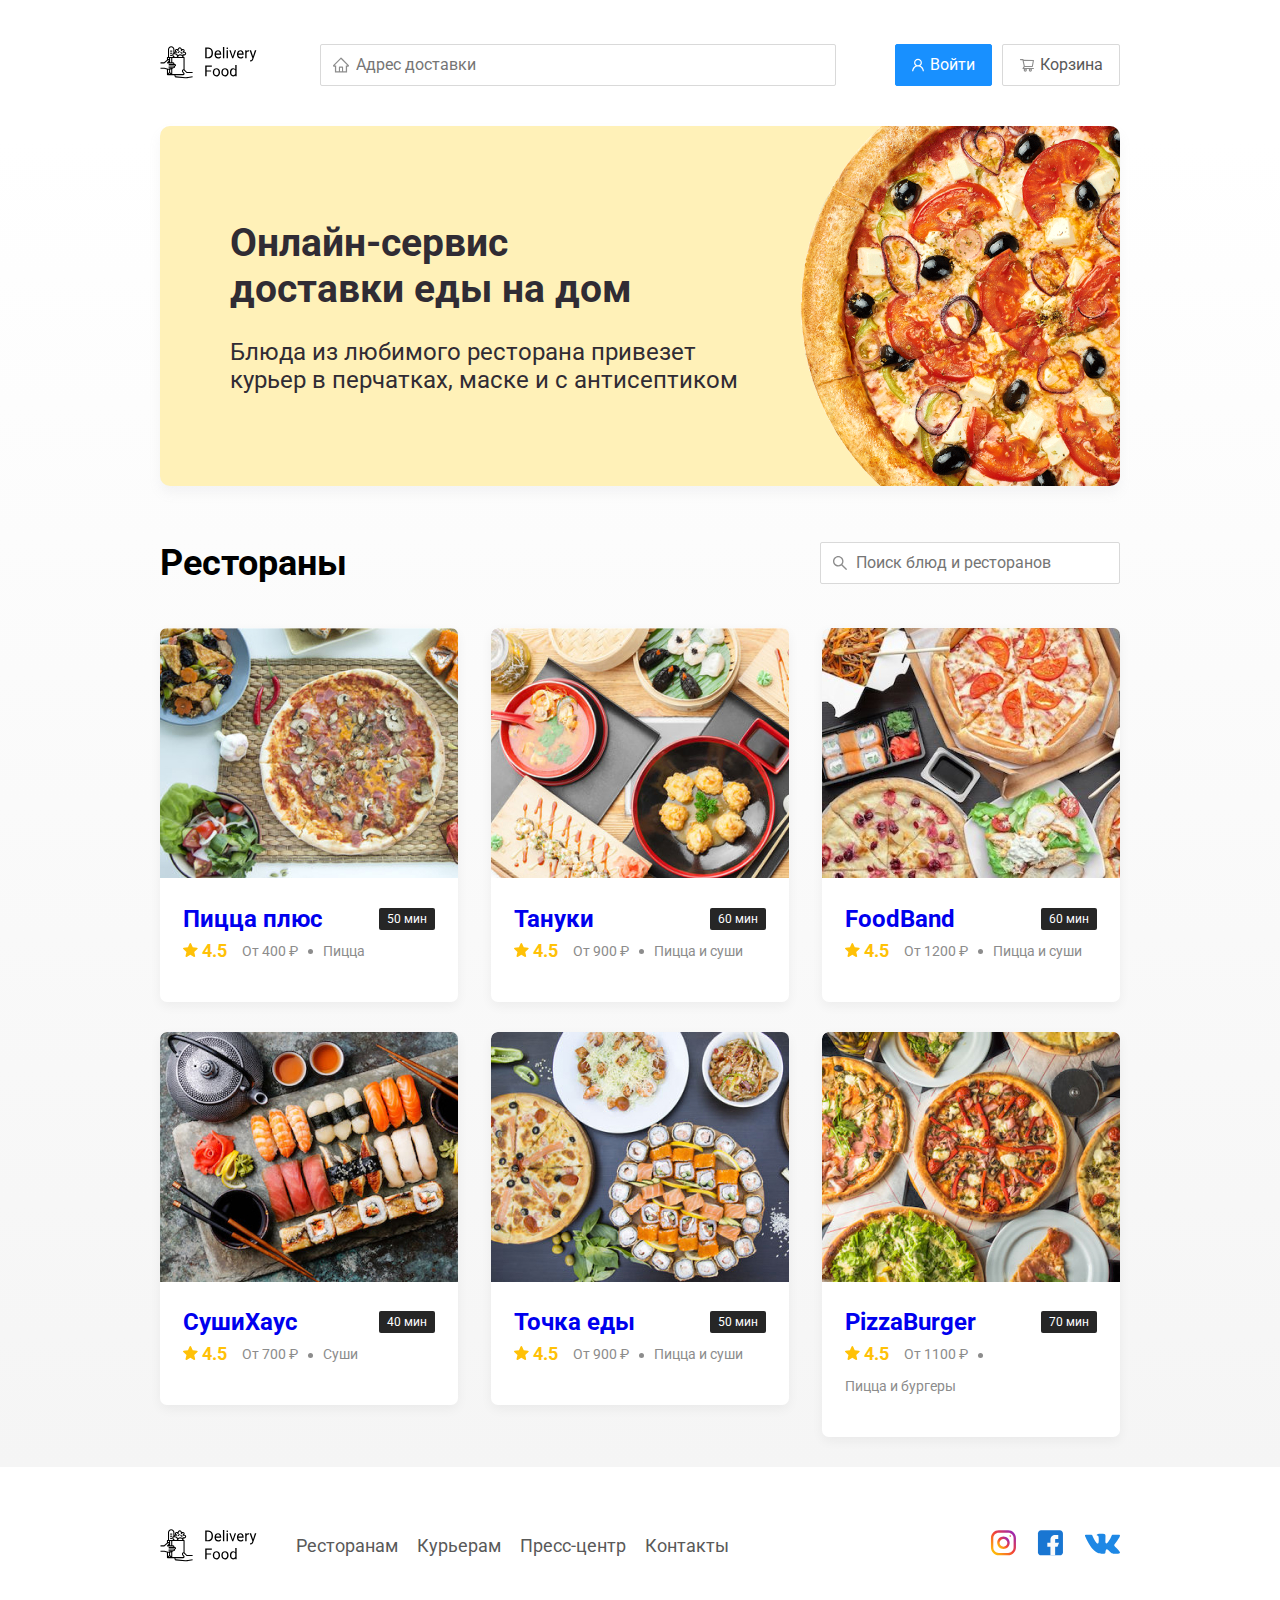
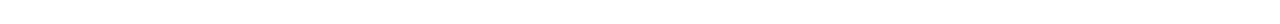
<file: index.html>
<!DOCTYPE html>
<html>
<head>
	<meta name="viewport" content="width=device-width">
	<title>Delivery Food - доставка еды на дом</title>
	<link href="https://fonts.googleapis.com/css2?family=Roboto:wght@400;700&display=swap" rel="stylesheet">
	<link rel="stylesheet" type="text/css" href="css/normalize.css">
	<link rel="stylesheet" type="text/css" href="css/style.css">
</head>
<body>
	<div class="container">
		<header class="header">
			<a href="index.html" lass="logo">
				<img src="img/logo.svg" alt="Logo"></img>
			</a>
	 		<input class="input input-address" placeholder="Адрес доставки"></input>
	 		<div class="buttons">
	 			<button class="button button-primary">
		 			<img src="img/user.svg" alt="user" class="button-icon">
		 			<span class="button-text">Войти</span>
	 			</button>
	 			<button class="button">
	 				<img src="img/shopping-cart.svg" alt="shopping-cart" class="button-icon">
		 			<span class="button-text">Корзина</span>
	 			</button>
	 		</div>				
 		</header>	
	</div>

	<main class="main">
		<div class="container">
			<section class="promo">
	 			<h1 class="promo-title">Онлайн-сервис <br> доставки еды на дом</h1>
	 			<p class="promo-text">Блюда из любимого ресторана привезет курьер в перчатках, маске и с антисептиком</p>
	 		</section>
	 		<section class="restaurants">
	 			<div class="section-heading">
	 				<h2 class="section-title">Рестораны</h2>
	 				<input class="input input-search" placeholder="Поиск блюд и ресторанов"></input>
	 			</div>
	 			<div class="cards">
	 				<a href="restaurant.html" class="card">
	 					<img src="img/image1.jpg" alt="image" class="card-image">
	 					<div class="card-text">
		 					<div class="card-heading">
		 						<h3 class="card-title">Пицца плюс</h3>
		 						<span class="card-tag tag">50 мин</span>
		 					</div>
		 					<div class="card-info">
		 						<div class="rating">
		 							<img src="img/rating.svg" alt="rating" class="rating-star">
		 							4.5</div>
		 						<div class="price">От 400 ₽</div>
		 						<div class="category">Пицца</div>
		 					</div>	
	 					</div>
	 				</a>
	 				<a href="restaurant.html" class="card">
	 					<img src="img/image2.jpg" alt="image" class="card-image">
	 					<div class="card-text">
		 					<div class="card-heading">
		 						<h3 class="card-title">Тануки</h3>
		 						<span class="card-tag tag">60 мин</span>
		 					</div>
		 					<div class="card-info">
		 						<div class="rating">
		 							<img src="img/rating.svg" alt="rating" class="rating-star">
		 							4.5</div>
		 						<div class="price">От 900 ₽</div>
		 						<div class="category">Пицца и суши</div>
		 					</div>	
	 					</div>
	 				</a>
	 				<a href="restaurant.html" class="card">
	 					<img src="img/image3.jpg" alt="image" class="card-image">
	 					<div class="card-text">
		 					<div class="card-heading">
		 						<h3 class="card-title">FoodBand</h3>
		 						<span class="card-tag tag">60 мин</span>
		 					</div>
		 					<div class="card-info">
		 						<div class="rating">
		 							<img src="img/rating.svg" alt="rating" class="rating-star">
		 							4.5</div>
		 						<div class="price">От 1200 ₽</div>
		 						<div class="category">Пицца и суши</div>
		 					</div>	
	 					</div>
	 				</a>
	 				<a href="restaurant.html" class="card">
	 					<img src="img/image4.jpg" alt="image" class="card-image">
	 					<div class="card-text">
		 					<div class="card-heading">
		 						<h3 class="card-title">СушиХаус</h3>
		 						<span class="card-tag tag">40 мин</span>
		 					</div>
		 					<div class="card-info">
		 						<div class="rating">
		 							<img src="img/rating.svg" alt="rating" class="rating-star">
		 							4.5</div>
		 						<div class="price">От 700 ₽</div>
		 						<div class="category">Суши</div>
		 					</div>	
	 					</div>
	 				</a>
	 				<a href="restaurant.html" class="card">
	 					<img src="img/image5.jpg" alt="image" class="card-image">
	 					<div class="card-text">
		 					<div class="card-heading">
		 						<h3 class="card-title">Точка еды</h3>
		 						<span class="card-tag tag">50 мин</span>
		 					</div>
		 					<div class="card-info">
		 						<div class="rating">
		 							<img src="img/rating.svg" alt="rating" class="rating-star">
		 							4.5</div>
		 						<div class="price">От 900 ₽</div>
		 						<div class="category">Пицца и суши</div>
		 					</div>	
	 					</div>
	 				</a>
	 				<a href="restaurant.html" class="card">
	 					<img src="img/image6.jpg" alt="image" class="card-image">
	 					<div class="card-text">
		 					<div class="card-heading">
		 						<h3 class="card-title">PizzaBurger</h3>
		 						<span class="card-tag tag">70 мин</span>
		 					</div>
		 					<div class="card-info">
		 						<div class="rating">
		 							<img src="img/rating.svg" alt="rating" class="rating-star">
		 							4.5</div>
		 						<div class="price">От 1100 ₽</div>
		 						<div class="category">Пицца и бургеры</div>
		 					</div>	
	 					</div>
	 				</a>	
	 			</div>
	 		</section>
		</div>
	</main>
	<footer class="footer">
		<div class="container">
			<div class="footer-block">
				<img src ="img/logo.svg" alt="logo" class="logo footer-logo"></img>
				<nav class="footer-nav">
					<a href="#" class="footer-link">Ресторанам</a>
					<a href="#" class="footer-link">Курьерам</a>
					<a href="#" class="footer-link">Пресс-центр</a>
					<a href="#" class="footer-link">Контакты</a>
				</nav>
				<div class="social-links">
					<a href="#" class="social-link">
						<img src="img/inst.svg" alt="instagram">
					</a>
					<a href="#" class="social-link">
						<img src="img/fb.svg" alt="facebook">
					</a>
					<a href="#" class="social-link">
						<img src="img/vk.svg" alt="vk">
					</a>
				</div>
			</div>
		</div>
	</footer>
</body>
</html>
</file>
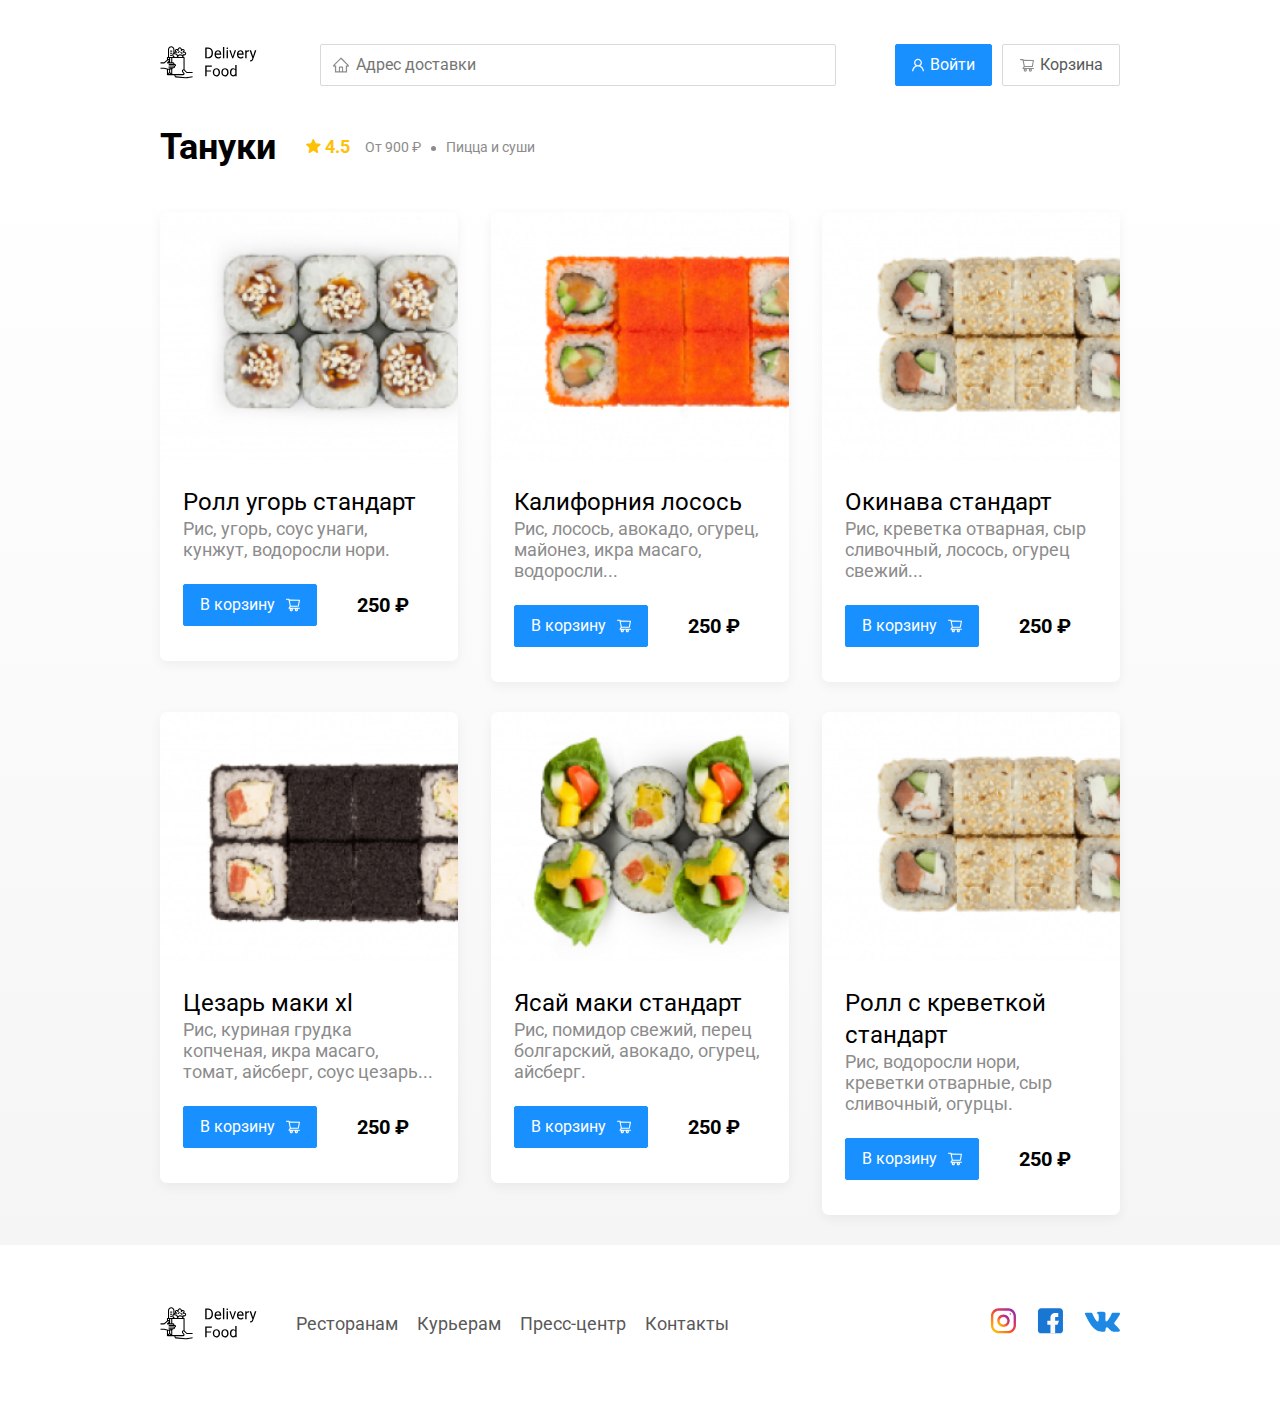
<file: restaurant.html>
<!DOCTYPE html>
<html>
<head>
	<meta name="viewport" content="width=device-width">
	<title>Тануки - доставка еды на дом</title>
	<link href="https://fonts.googleapis.com/css2?family=Roboto:wght@400;700&display=swap" rel="stylesheet">
	<link rel="stylesheet" type="text/css" href="css/normalize.css">
	<link rel="stylesheet" type="text/css" href="css/animate.css">
	<link rel="stylesheet" type="text/css" href="css/style.css">
</head>
<body>
	<div class="container">
		<header class="header">
	 		<a href="index.html" lass="logo">
				<img src="img/logo.svg" alt="Logo"></img>
			</a>
	 		<input class="input input-address" placeholder="Адрес доставки"></input>
	 		<div class="buttons">
	 			<button class="button button-primary">
		 			<img src="img/user.svg" alt="user" class="button-icon">
		 			<span class="button-text">Войти</span>
	 			</button>
	 			<button class="button" id="cart-button">
	 				<img src="img/shopping-cart.svg" alt="shopping-cart" class="button-icon">
		 			<span class="button-text">Корзина</span>
	 			</button>
	 		</div>				
 		</header>	
	</div>

	<main class="main">
		<div class="container">
	 		<section class="restaurants">
	 			<div class="section-heading">
	 				<h2 class="section-title">Тануки</h2>
	 				<div class="card-info">
		 				<div class="rating">
		 					<img src="img/rating.svg" alt="rating" class="rating-star">
		 					4.5</div>
		 				<div class="price">От 900 ₽</div>
		 				<div class="category">Пицца и суши</div>
		 			</div>
	 			</div>
	 			<div class="cards">
	 				<div class="card wow fadeInUp" data-wow-delay="0.2s">
	 					<img src="img/roll1.jpg" alt="image" class="card-image">
	 					<div class="card-text">
		 					<div class="card-heading">
		 						<h3 class="card-title card-title-reg">Ролл угорь стандарт</h3>
		 					</div>
		 					<div class="card-info">
		 						<div class="ingredients">Рис, угорь, соус унаги, кунжут, водоросли нори.</div>
		 					</div>
		 					<div class="card-buttons">
		 						<button class="button button-primary">
		 							<span class="button-card-text">В корзину</span>
		 							<img src="img/shopping-cart-white.svg" alt="shopping-cart" class="button-card-image">
		 						</button>
		 						<strong class="card-price-bold">250 ₽</strong>
		 					</div>	
	 					</div>
	 				</div>
	 				<div class="card wow fadeInUp" data-wow-delay="0.4s">
	 					<img src="img/roll2.jpg" alt="image" class="card-image">
	 					<div class="card-text">
		 					<div class="card-heading">
		 						<h3 class="card-title card-title-reg">Калифорния лосось</h3>
		 					</div>
		 					<div class="card-info">
		 						<div class="ingredients">Рис, лосось, авокадо, огурец, майонез, икра масаго, водоросли...</div>
		 					</div>
		 					<div class="card-buttons">
		 						<button class="button button-primary">
		 							<span class="button-card-text">В корзину</span>
		 							<img src="img/shopping-cart-white.svg" alt="shopping-cart" class="button-card-image">
		 						</button>
		 						<strong class="card-price-bold">250 ₽</strong>
		 					</div>	
	 					</div>
	 				</div>
	 				<div class="card wow fadeInUp" data-wow-delay="0.6s">
	 					<img src="img/roll3.jpg" alt="image" class="card-image">
	 					<div class="card-text">
		 					<div class="card-heading">
		 						<h3 class="card-title card-title-reg">Окинава стандарт</h3>
		 					</div>
		 					<div class="card-info">
		 						<div class="ingredients"> Рис, креветка отварная, сыр сливочный, лосось, огурец свежий...</div>
		 					</div>
		 					<div class="card-buttons">
		 						<button class="button button-primary">
		 							<span class="button-card-text">В корзину</span>
		 							<img src="img/shopping-cart-white.svg" alt="shopping-cart" class="button-card-image">
		 						</button>
		 						<strong class="card-price-bold">250 ₽</strong>
		 					</div>	
	 					</div>
	 				</div>
	 				<div class="card wow fadeInUp" data-wow-delay="0.2s">
	 					<img src="img/roll4.jpg" alt="image" class="card-image">
	 					<div class="card-text">
		 					<div class="card-heading">
		 						<h3 class="card-title card-title-reg">Цезарь маки хl</h3>
		 					</div>
		 					<div class="card-info">
		 						<div class="ingredients">Рис, куриная грудка копченая, икра масаго, томат, айсберг, соус цезарь...</div>
		 					</div>
		 					<div class="card-buttons">
		 						<button class="button button-primary">
		 							<span class="button-card-text">В корзину</span>
		 							<img src="img/shopping-cart-white.svg" alt="shopping-cart" class="button-card-image">
		 						</button>
		 						<strong class="card-price-bold">250 ₽</strong>
		 					</div>	
	 					</div>
	 				</div>
	 				<div class="card wow fadeInUp" data-wow-delay="0.4s">
	 					<img src="img/roll5.jpg" alt="image" class="card-image">
	 					<div class="card-text">
		 					<div class="card-heading">
		 						<h3 class="card-title card-title-reg">Ясай маки стандарт</h3>
		 					</div>
		 					<div class="card-info">
		 						<div class="ingredients">Рис, помидор свежий, перец болгарский, авокадо, огурец, айсберг.</div>
		 					</div>
		 					<div class="card-buttons">
		 						<button class="button button-primary">
		 							<span class="button-card-text">В корзину</span>
		 							<img src="img/shopping-cart-white.svg" alt="shopping-cart" class="button-card-image">
		 						</button>
		 						<strong class="card-price-bold">250 ₽</strong>
		 					</div>	
	 					</div>
	 				</div>
	 				<div class="card wow fadeInUp" data-wow-delay="0.6s">
	 					<img src="img/roll6.jpg" alt="image" class="card-image">
	 					<div class="card-text">
		 					<div class="card-heading">
		 						<h3 class="card-title card-title-reg">Ролл с креветкой стандарт</h3>
		 					</div>
		 					<div class="card-info">
		 						<div class="ingredients">Рис, водоросли нори, креветки отварные, сыр сливочный, огурцы.</div>
		 					</div>
		 					<div class="card-buttons">
		 						<button class="button button-primary">
		 							<span class="button-card-text">В корзину</span>
		 							<img src="img/shopping-cart-white.svg" alt="shopping-cart" class="button-card-image">
		 						</button>
		 						<strong class="card-price-bold">250 ₽</strong>
		 					</div>	
	 					</div>
	 				</div>	
	 			</div>
	 		</section>
		</div>
	</main>
	<footer class="footer">
		<div class="container">
			<div class="footer-block">
				<img src ="img/logo.svg" alt="logo" class="logo footer-logo"></img>
				<nav class="footer-nav">
					<a href="#" class="footer-link">Ресторанам</a>
					<a href="#" class="footer-link">Курьерам</a>
					<a href="#" class="footer-link">Пресс-центр</a>
					<a href="#" class="footer-link">Контакты</a>
				</nav>
				<div class="social-links">
					<a href="#" class="social-link">
						<img src="img/inst.svg" alt="instagram">
					</a>
					<a href="#" class="social-link">
						<img src="img/fb.svg" alt="facebook">
					</a>
					<a href="#" class="social-link">
						<img src="img/vk.svg" alt="">
					</a>
				</div>
			</div>
		</div>
	</footer>
	<div class="modal">
		<div class="modal-dialog">
			<div class="modal-header">
				<h3 class="modal-title">Корзина</h3>
				<button class="close">&times;</button>
			</div>
			<div class="modal-body">
				<div class="food-row">
					<span class="food-name">Ролл угорь стандарт</span>
					<strong class="food-price">250 ₽</strong>
					<div class="food-counter">
						<button class="counter-button">-</button>
						<span class="counter">1</span>
						<button class="counter-button">+</button>
					</div>
				</div>
				<div class="food-row">
					<span class="food-name">Ролл угорь стандарт</span>
					<strong class="food-price">250 ₽</strong>
					<div class="food-counter">
						<button class="counter-button">-</button>
						<span class="counter">1</span>
						<button class="counter-button">+</button>
					</div>
				</div>
				<div class="food-row">
					<span class="food-name">Ролл угорь стандарт</span>
					<strong class="food-price">250 ₽</strong>
					<div class="food-counter">
						<button class="counter-button">-</button>
						<span class="counter">1</span>
						<button class="counter-button">+</button>
					</div>
				</div>
				<div class="food-row">
					<span class="food-name">Ролл угорь стандарт</span>
					<strong class="food-price">250 ₽</strong>
					<div class="food-counter">
						<button class="counter-button">-</button>
						<span class="counter">1</span>
						<button class="counter-button">+</button>
					</div>
				</div>
			</div>
			<div class="modal-footer">
				<span class="modal-pricetag">1250 ₽</span>
				<div class="footer-buttons">
					<button class="button button-primary">Оформить заказ</button>
					<button class="button">Отмена</button>
				</div>
			</div>
		</div>
	</div>
	<script type="text/javascript" src="js/wow.min.js"></script>
	<script type="text/javascript" src="js/main.js"></script>
</body>
</html>
</file>
<file: css/style.css>
* {
	box-sizing: border-box;
}

body {
	font-family: 'Roboto', sans-serif;
	padding-top: 44px;
}

.container {
	max-width: 1200px;
	margin: auto;
}

.header {
	display: flex;
	align-items: center;
	justify-content: space-between;
	margin-bottom: 40px;
}			

.input{
	background: #FFFFFF;
	border: 1px solid #D9D9D9;
	border-radius: 2px;
	font-size: 16px;
	line-height: 24px;
	padding: 8px;
	padding-left: 35px;
	background-repeat: no-repeat;
	background-position: left 11px center;
}

.input-address{
	flex: 0.8;
	background-image: url(../img/home.svg);

}

.input-search{
	width: 300px;
	background-image: url(../img/search.svg);
	margin-left: auto;
}

.buttons {
	display: flex;
	align-items: center;
}

.button {
	display: flex;
	align-items: center;
	padding: 8px 16px;
	background: #FFFFFF;
	border: 1px solid #D9D9D9;
	box-sizing: border-box;
	box-shadow: 0px 0px 2px rgba(0, 0, 0, 0.0015);
	border-radius: 2px;
	color: #595959;
	font-size: 16px;
	line-height: 24px;
}

.button-primary {
	background: #1890FF;
	border: 1px solid #1890FF;
	color: #fff;
	margin-right: 10px;
}

.button-icon {
	margin-right: 6px;
}

.button-card-text{
	margin-right: 10px;
}

.promo {
	box-shadow: 0px 7px 12px rgba(158, 158, 163, 0.1);
	background: #FFF1B8 url(../img/promo-image.png) no-repeat top right -100px / 800px;
	border-radius: 10px;
	padding: 68px 70px;
	margin-bottom: 56px;
}

.promo-title{
	font-style: normal;
	font-weight: bold;
	font-size: 39px;
	line-height: 46px;
	color: #302C34;
}

.promo-text {
	font-style: normal;
	font-weight: normal;
	font-size: 24px;
	line-height: 28px;
	color: #302C34;
	max-width: 538px;
}

.main{
	background: linear-gradient(180deg, rgba(245, 245, 245, 0) 1.04%, #F5F5F5 100%);
}

.section-heading{
	display: flex;
	align-items: center;
	margin-bottom: 44px;
}

.section-title{
	font-style: normal;
	font-weight: bold;
	font-size: 36px;
	line-height: 42px;
	margin: 0;
	color: #000000;
	margin-right: 30px;
}

.cards{
	display: flex;
	align-items: flex-start;
	justify-content: space-between;
	flex-wrap: wrap;
}

.card{
	background: #FFFFFF;
	box-shadow: 0px 4px 12px rgba(0, 0, 0, 0.05);
	border-radius: 7px;
	overflow: hidden;
	margin-bottom: 30px;
	flex-basis: 31%;
	text-decoration: none;
}

.card-image{
	width: 384px;
	height: 250px;
	object-fit: cover;
}

.card-text{
	padding-top: 20px;
	padding-bottom: 35px;
	padding-left: 23px;
	padding-right: 23px;
}

.card-heading{
	display: flex;
	align-items: center;
	justify-content: space-between;
}

.card-title{
	margin: 0;
	font-style: normal;
	font-weight: bold;
	font-size: 24px;
	line-height: 32px;
}

.card-title-reg{
	font-weight: 400;
}

.card-tag{
	font-style: normal;
	font-weight: normal;
	font-size: 12px;
	line-height: 20px;
	color: #FFFFFF;
	background: #262626;
	border-radius: 2px;
	padding: 1px 8px;
}

.card-info{
	display: flex;
	align-items: center;
	flex-wrap: wrap;
}

.card-buttons{
	display: flex;
	align-items: center;
	margin-top: 24px;
}

.card-price-bold{
	font-weight: bold;
	font-size: 20px;
	line-height: 32px;
	margin-left: 30px;
}

.rating{
	margin-right: 26px;
	color: #FFC107;
	font-style: normal;
	font-weight: bold;
	font-size: 18px;
	line-height: 32px;
}

.price,
.category{
	color: #8C8C8C;
	font-size: 18px;
	line-height: 32px;
}

.price{
	margin-right: 10px;
}

.ingredients{
	color: #8C8C8C;
	font-size: 18px;
	line-height: 21px;
}

.category{
	text-overflow: ellipsis;
	overflow: hidden;
	white-space: nowrap;
	max-width: 150px;
}

.price:after {
	content: "";
	width: 5px;
	height: 5px;
	background-color: #8C8C8C;
	display: inline-block;
	vertical-align: middle;
	border-radius: 50%;
	margin-left: 10px;
}

.footer{
	padding: 60px 0;
}

.footer-block{
	display: flex;
	align-items: center;
	justify-content: space-between;
}

.footer-nav{
	margin-right: auto;
	margin-left: 35px;
}

.footer-link{
	display: inline-block;
	color: #595959;
	font-style: normal;
	font-weight: normal;
	font-size: 18px;
	line-height: 21px;
	text-decoration: none;
}

.footer-link:not(:last-child){
	margin-right: 15px;
}

.social-links{
	display: flex;
	align-items: center;
}

.social-link:not(:last-child){
	margin-right: 21px;
}

.modal{
	position: fixed;
	left: 0;
	top: 0;
	width: 100%;
	height: 100%;
	background: rgba(0, 0, 0, 0.4);
	display: none;
}

.is-open{
	display: flex;
}

.modal-dialog{
	max-width: 780px;
	width: 95%;
	background: #FFFFFF;
	border-radius: 5px;
	margin: auto;
	padding: 40px 45px;
}
.modal-header{
	display: flex;
	align-items: center;
	justify-content: space-between;
	margin-bottom: 45px;
}

.modal-title{
	margin: 0;
	font-weight: bold;
	font-size: 36px;
	line-height: 42px;
}

.close{
	font-size: 36px;
	border: none;
	background-color: transparent;
}

.modal-body{
	margin-bottom: 52px;
}

.food-row{
	display: flex;
	align-items: flex-start;
	justify-content: space-between;
	padding-bottom: 8px; 
	border-bottom: 1px solid #D9D9D9; 
	margin-bottom: 15px;
}

.food-name{
	font-weight: normal;
	font-size: 18px;
	line-height: 32px;
}

.food-price{
	margin-left: auto;
	margin-right: 47px;
	font-weight: bold;
	font-size: 20px;
	line-height: 32px;
}

.food-counter{
	display: flex;
	align-items: center;
}

.counter-button{
	display: flex;
	align-items: center;
	justify-content: center;
	width: 39px;
	height: 32px;
	background: #FFFFFF;
	border: 1px solid #40A9FF;
	box-sizing: border-box;
	border-radius: 2px;
	font-weight: normal;
	font-size: 14px;
	line-height: 22px;
	color: #40A9FF;
}

.counter{
	font-size: 16px;
	line-height: 24px;
	margin-left: 10px;
	margin-right: 10px;
}

.modal-footer{
	display: flex;
	align-items: center;
	justify-content: space-between;
}

.footer-buttons{
	display: flex;
	align-items: center;
}

.modal-pricetag{
	background: #262626;
	border-radius: 5px;
	color: #ffffff;
	padding: 15px 20px;
	font-size: 20px;
	line-height: 23px;
}


@media (max-width: 1366px) {
	.container{
		max-width: 960px;
	}
	.promo{
		background-position: center right -300px;
		background-size: 750px;
	}
	.rating{
		margin-right: 15px;
	}
	.category, 
	.price {
		font-size: 14px;
	}
}

@media (max-width: 992px) {
	.container{
		max-width: 750px;
	}
	.promo{
		padding: 50px;
		background-size: 500px;
		background-position: center right -200px;
	}
	.promo-text{
		font-size: 18px;
		max-width: 400px;
	}
	.card{
		flex-basis: 49%;
	}
	.footer-link{
		font-size: 16px;
	}
}

@media (max-width: 768px) {		
	.container{
		max-width: 560px;
	}
	.card-info{
		flex-wrap: wrap;
	}
	.card.rating{
		flex-basis: 100%;
	}
	.card-title{
		font-size: 18px;
	}
	.promo{
		background-size: 400px;
		background-position: bottom 50px right -200px;
	}
	.promo-title{
		font-size: 24px;
		line-height: 1.4;
	}
	.promo-text{
		margin-top: 0;
	}
}

@media (max-width: 578px) {
	.container{
		width: 90%;
	}
	.header{
		flex-wrap: wrap;
	}
	.input-address{
		margin-top: 15px;
		order: 5;
		flex: 1;
	}
	.promo{
		background-image: none;
	}
	.promo-title{
		margin-bottom: 10px;
	}
	.section-title{
		font-size: 20px;
	}
	.card{
		flex-basis: 100%;
	}
	.card-image{
		width: 100%;
	}
	.footer{
		padding: 30px 0;
	}
	.footer-block{
		align-items: flex-start;
	}
	.footer-nav{
		margin-left: 0;
		margin-right: 0;
		order: 0;
		display: flex;
		flex-direction: column;
	}
	.footer-logo{
		margin-right: 15px;
		order: 1;
	}
	.social-links{
		order: 2;
	}
}

@media(max-width: 480px) {
	.button-text{
		display: none;
	}
	.button-icon{
		margin: 0;
	}
	.button{
		min-height: 40px;
	}
	.promo{
		padding: 20px;
	}
	.section-heading{
		flex-wrap: wrap;
	}
	.footer-block{
		flex-wrap: wrap;
		flex-direction: column;
		align-items: center;
	}
	.footer-logo{
		order: 0;
		margin-bottom: 20px;
	}
	.footer-nav{
		margin-bottom: 20px;
		text-align: center;
	}
	.footer-link:not(:last-child){
		margin-right: 0;
	}
}
</file>
